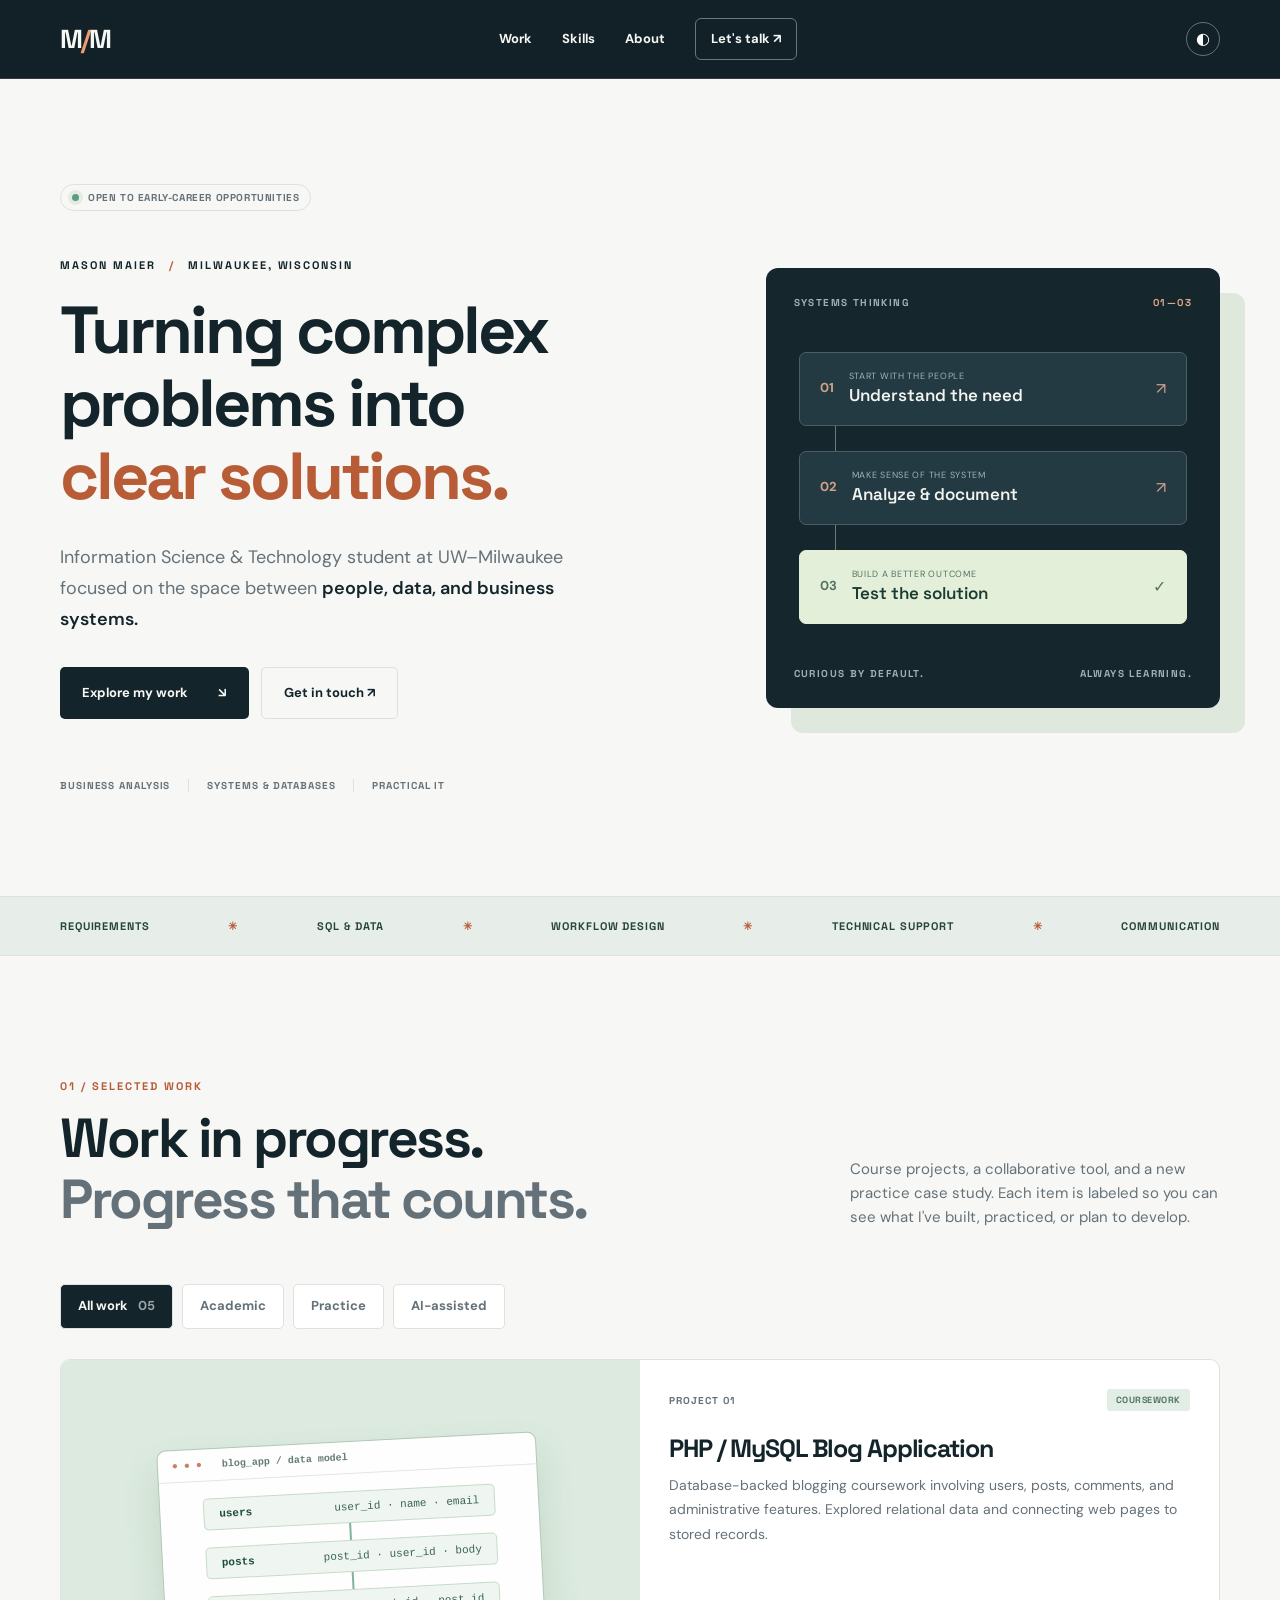
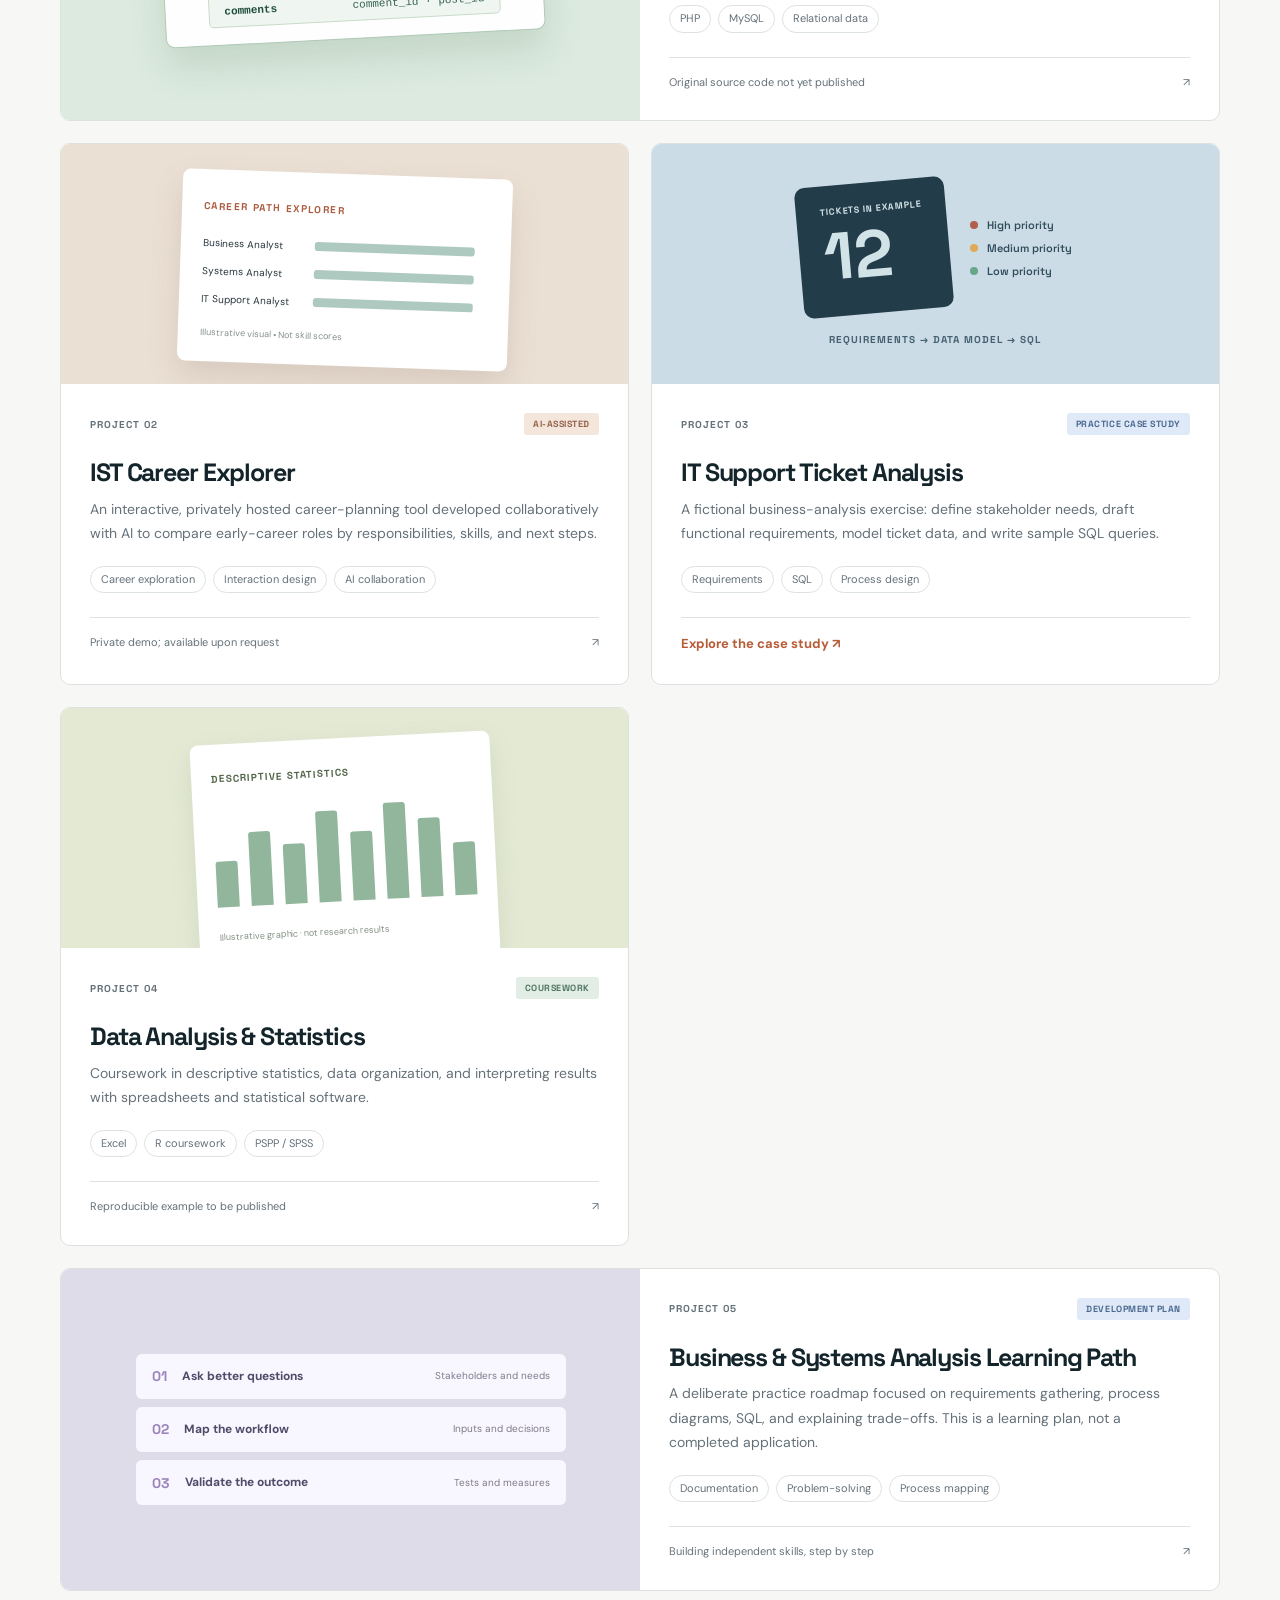
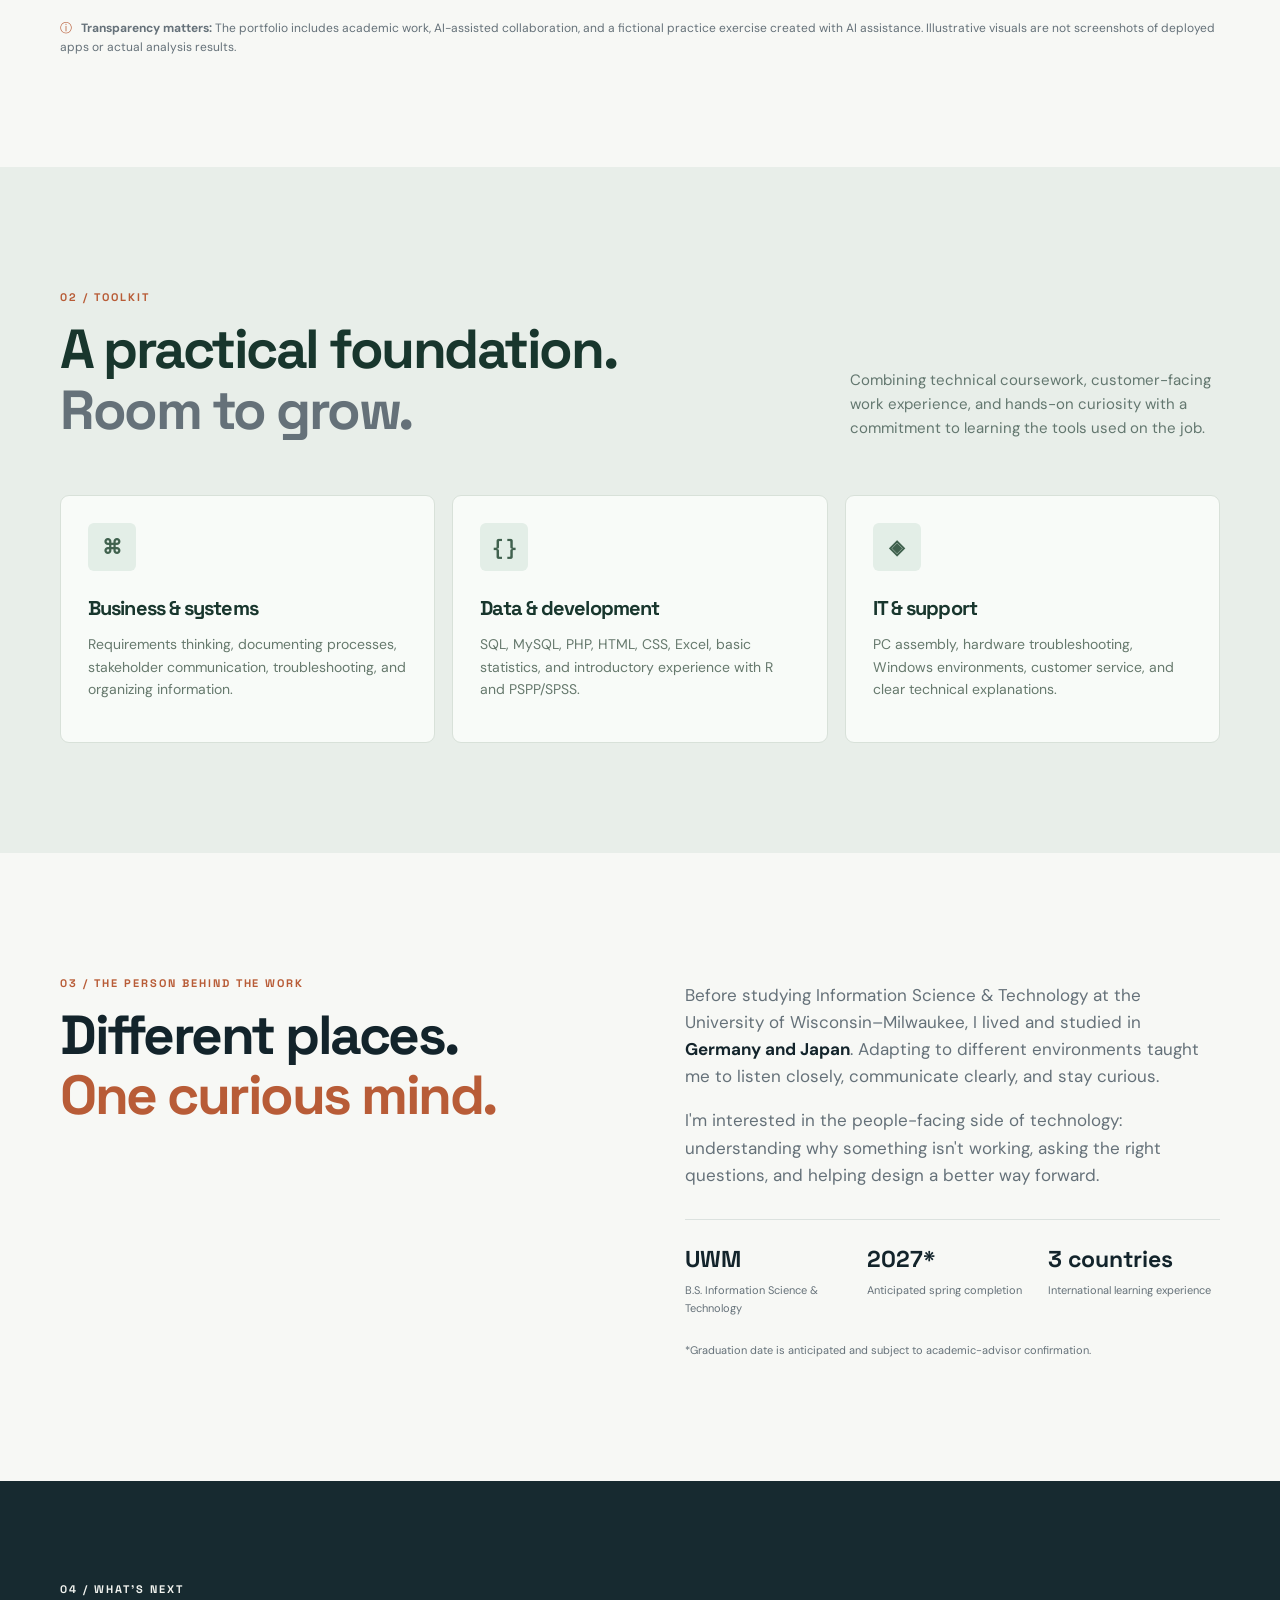
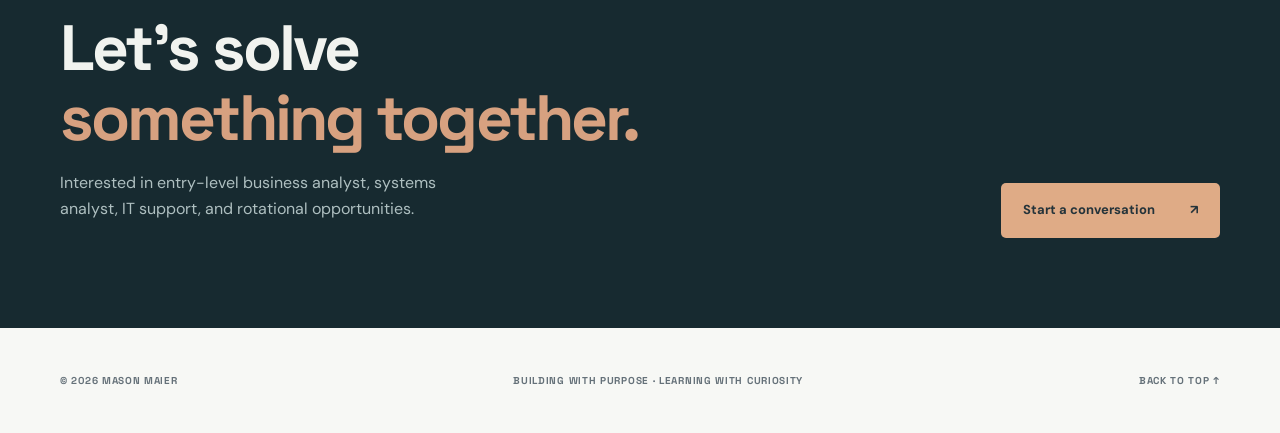
<file: index.html>
<!DOCTYPE html>
<html lang="en"><head><meta charset="utf-8"><meta name="viewport" content="width=device-width, initial-scale=1">
<meta name="description" content="Mason Maier — Information Science & Technology student. Academic projects, business analysis, databases, and IT problem-solving.">
<meta name="theme-color" content="#0e1720"><title>Mason Maier — IST / Business & Systems Analysis</title>
<link rel="stylesheet" href="styles.css"><script src="script.js" defer></script></head>
<body><a class="skip" href="#main">Skip to content</a>
<header class="site-header"><div class="container nav"><a href="#top" class="mark" aria-label="Mason Maier home">M<span>/</span>M</a><nav aria-label="Main menu"><a href="#work">Work</a><a href="#skills">Skills</a><a href="#about">About</a><a class="nav-cta" href="mailto:mdmaier@uwm.edu">Let's talk <span aria-hidden="true">↗</span></a></nav><button id="theme" class="theme-toggle" type="button" aria-label="Toggle color theme" title="Toggle color theme">◐</button></div></header>
<main id="main"><section id="top" class="hero container"><div class="hero-copy"><div class="status"><span class="status-dot"></span> OPEN TO EARLY-CAREER OPPORTUNITIES</div><p class="eyebrow">MASON MAIER <span class="slash">/</span> MILWAUKEE, WISCONSIN</p><h1>Turning complex<br>problems into<br><em>clear solutions.</em></h1><p class="hero-lead">Information Science & Technology student at UW–Milwaukee focused on the space between <strong>people, data, and business systems.</strong></p><div class="hero-actions"><a class="btn primary" href="#work">Explore my work <span aria-hidden="true">↘</span></a><a class="btn secondary" href="mailto:mdmaier@uwm.edu">Get in touch ↗</a></div><div class="hero-meta"><span>BUSINESS ANALYSIS</span><span>SYSTEMS & DATABASES</span><span>PRACTICAL IT</span></div></div>
<div class="hero-art" aria-label="Illustration of a workflow from user needs through analysis to solutions" role="img"><div class="art-top"><span class="art-label">SYSTEMS THINKING</span><span class="art-num">01—03</span></div><div class="workflow"><div class="wf-step"><span>01</span><div><small>START WITH THE PEOPLE</small><strong>Understand the need</strong></div><i>↗</i></div><div class="connector"></div><div class="wf-step"><span>02</span><div><small>MAKE SENSE OF THE SYSTEM</small><strong>Analyze & document</strong></div><i>↗</i></div><div class="connector"></div><div class="wf-step selected"><span>03</span><div><small>BUILD A BETTER OUTCOME</small><strong>Test the solution</strong></div><i>✓</i></div></div><div class="art-bottom"><span>CURIOUS BY DEFAULT.</span><span>ALWAYS LEARNING.</span></div></div></section>
<section class="ticker" aria-label="Areas of interest"><div class="container ticker-inner"><span>REQUIREMENTS</span><b>✳</b><span>SQL & DATA</span><b>✳</b><span>WORKFLOW DESIGN</span><b>✳</b><span>TECHNICAL SUPPORT</span><b>✳</b><span>COMMUNICATION</span></div></section>
<section id="work" class="container section work"><div class="section-head"><div><p class="eyebrow accent">01 / SELECTED WORK</p><h2>Work in progress.<br><span>Progress that counts.</span></h2></div><p>Course projects, a collaborative tool, and a new practice case study. Each item is labeled so you can see what I've built, practiced, or plan to develop.</p></div>
<div class="filters" aria-label="Filter projects"><button class="filter active" data-filter="all" aria-pressed="true">All work <span>05</span></button><button class="filter" data-filter="academic" aria-pressed="false">Academic</button><button class="filter" data-filter="practice" aria-pressed="false">Practice</button><button class="filter" data-filter="collaborative" aria-pressed="false">AI-assisted</button></div>
<div class="project-grid" id="project-grid">
<article class="project featured" data-category="academic"><div class="project-visual visual-blog"><div class="fake-window"><div class="fake-title"><span class="dots">● ● ●</span><span>blog_app / data model</span></div><div class="fake-content"><div class="data-box"><b>users</b><span>user_id · name · email</span></div><div class="data-line"></div><div class="data-box"><b>posts</b><span>post_id · user_id · body</span></div><div class="data-line"></div><div class="data-box"><b>comments</b><span>comment_id · post_id</span></div></div></div></div><div class="project-body"><div class="project-top"><span class="project-num">PROJECT 01</span><span class="tag-state">COURSEWORK</span></div><h3>PHP / MySQL Blog Application</h3><p>Database-backed blogging coursework involving users, posts, comments, and administrative features. Explored relational data and connecting web pages to stored records.</p><div class="pills"><span>PHP</span><span>MySQL</span><span>Relational data</span></div><div class="project-foot">Original source code not yet published <span>↗</span></div></div></article>
<article class="project" data-category="collaborative"><div class="project-visual visual-career"><div class="career-ui"><span class="tiny-eyebrow">CAREER PATH EXPLORER</span><div class="career-bars"><div><small>Business Analyst</small><i style="--bar:82%"></i></div><div><small>Systems Analyst</small><i style="--bar:70%"></i></div><div><small>IT Support Analyst</small><i style="--bar:60%"></i></div></div><div class="tiny-note">Illustrative visual • Not skill scores</div></div></div><div class="project-body"><div class="project-top"><span class="project-num">PROJECT 02</span><span class="tag-state ai">AI-ASSISTED</span></div><h3>IST Career Explorer</h3><p>An interactive, privately hosted career-planning tool developed collaboratively with AI to compare early-career roles by responsibilities, skills, and next steps.</p><div class="pills"><span>Career exploration</span><span>Interaction design</span><span>AI collaboration</span></div><div class="project-foot">Private demo; available upon request <span>↗</span></div></div></article>
<article class="project" data-category="practice"><div class="project-visual visual-case"><div class="case-display"><div class="case-kpi"><small>TICKETS IN EXAMPLE</small><strong>12</strong></div><div class="case-rules"><span><b class="dot red"></b> High priority</span><span><b class="dot yellow"></b> Medium priority</span><span><b class="dot green"></b> Low priority</span></div><div class="case-ribbon">REQUIREMENTS → DATA MODEL → SQL</div></div></div><div class="project-body"><div class="project-top"><span class="project-num">PROJECT 03</span><span class="tag-state practice">PRACTICE CASE STUDY</span></div><h3>IT Support Ticket Analysis</h3><p>A fictional business-analysis exercise: define stakeholder needs, draft functional requirements, model ticket data, and write sample SQL queries.</p><div class="pills"><span>Requirements</span><span>SQL</span><span>Process design</span></div><a class="project-link" href="case-studies/support-ticket-analysis.html">Explore the case study ↗</a></div></article>
<article class="project" data-category="academic"><div class="project-visual visual-data"><div class="graph-card"><span>DESCRIPTIVE STATISTICS</span><div class="bars"><i style="height:45%"></i><i style="height:72%"></i><i style="height:58%"></i><i style="height:89%"></i><i style="height:67%"></i><i style="height:94%"></i><i style="height:77%"></i><i style="height:52%"></i></div><small>Illustrative graphic · not research results</small></div></div><div class="project-body"><div class="project-top"><span class="project-num">PROJECT 04</span><span class="tag-state">COURSEWORK</span></div><h3>Data Analysis & Statistics</h3><p>Coursework in descriptive statistics, data organization, and interpreting results with spreadsheets and statistical software.</p><div class="pills"><span>Excel</span><span>R coursework</span><span>PSPP / SPSS</span></div><div class="project-foot">Reproducible example to be published <span>↗</span></div></div></article>
<article class="project wide" data-category="practice"><div class="project-visual visual-roadmap"><div class="roadmap"><div><span class="roadmap-n">01</span><strong>Ask better questions</strong><small>Stakeholders and needs</small></div><div><span class="roadmap-n">02</span><strong>Map the workflow</strong><small>Inputs and decisions</small></div><div><span class="roadmap-n">03</span><strong>Validate the outcome</strong><small>Tests and measures</small></div></div></div><div class="project-body"><div class="project-top"><span class="project-num">PROJECT 05</span><span class="tag-state practice">DEVELOPMENT PLAN</span></div><h3>Business & Systems Analysis Learning Path</h3><p>A deliberate practice roadmap focused on requirements gathering, process diagrams, SQL, and explaining trade-offs. This is a learning plan, not a completed application.</p><div class="pills"><span>Documentation</span><span>Problem-solving</span><span>Process mapping</span></div><div class="project-foot">Building independent skills, step by step <span>↗</span></div></div></article>
</div><p class="honesty"><span>ⓘ</span> <strong>Transparency matters:</strong> The portfolio includes academic work, AI-assisted collaboration, and a fictional practice exercise created with AI assistance. Illustrative visuals are not screenshots of deployed apps or actual analysis results.</p></section>
<section id="skills" class="skills-band"><div class="container section"><div class="section-head"><div><p class="eyebrow accent">02 / TOOLKIT</p><h2>A practical foundation.<br><span>Room to grow.</span></h2></div><p>Combining technical coursework, customer-facing work experience, and hands-on curiosity with a commitment to learning the tools used on the job.</p></div><div class="skills-grid"><div class="skill-panel"><div class="skill-icon">⌘</div><h3>Business & systems</h3><p>Requirements thinking, documenting processes, stakeholder communication, troubleshooting, and organizing information.</p></div><div class="skill-panel"><div class="skill-icon">{ }</div><h3>Data & development</h3><p>SQL, MySQL, PHP, HTML, CSS, Excel, basic statistics, and introductory experience with R and PSPP/SPSS.</p></div><div class="skill-panel"><div class="skill-icon">◈</div><h3>IT & support</h3><p>PC assembly, hardware troubleshooting, Windows environments, customer service, and clear technical explanations.</p></div></div></div></section>
<section id="about" class="container section about-section"><div><p class="eyebrow accent">03 / THE PERSON BEHIND THE WORK</p><h2>Different places.<br><em>One curious mind.</em></h2></div><div class="about-copy"><p>Before studying Information Science & Technology at the University of Wisconsin–Milwaukee, I lived and studied in <strong>Germany and Japan</strong>. Adapting to different environments taught me to listen closely, communicate clearly, and stay curious.</p><p>I'm interested in the people-facing side of technology: understanding why something isn't working, asking the right questions, and helping design a better way forward.</p><div class="about-facts"><div><b>UWM</b><span>B.S. Information Science & Technology</span></div><div><b>2027*</b><span>Anticipated spring completion</span></div><div><b>3 countries</b><span>International learning experience</span></div></div><p class="footnote">*Graduation date is anticipated and subject to academic-advisor confirmation.</p></div></section>
<section class="contact-section"><div class="container contact-inner"><div><p class="eyebrow">04 / WHAT'S NEXT</p><h2>Let's solve<br><em>something together.</em></h2><p>Interested in entry-level business analyst, systems analyst, IT support, and rotational opportunities.</p></div><a class="contact-link" href="mailto:mdmaier@uwm.edu">Start a conversation <span>↗</span></a></div></section></main>
<footer class="container footer"><span>© 2026 MASON MAIER</span><span>BUILDING WITH PURPOSE · LEARNING WITH CURIOSITY</span><a href="#top">BACK TO TOP ↑</a></footer>
</body></html>
</file>
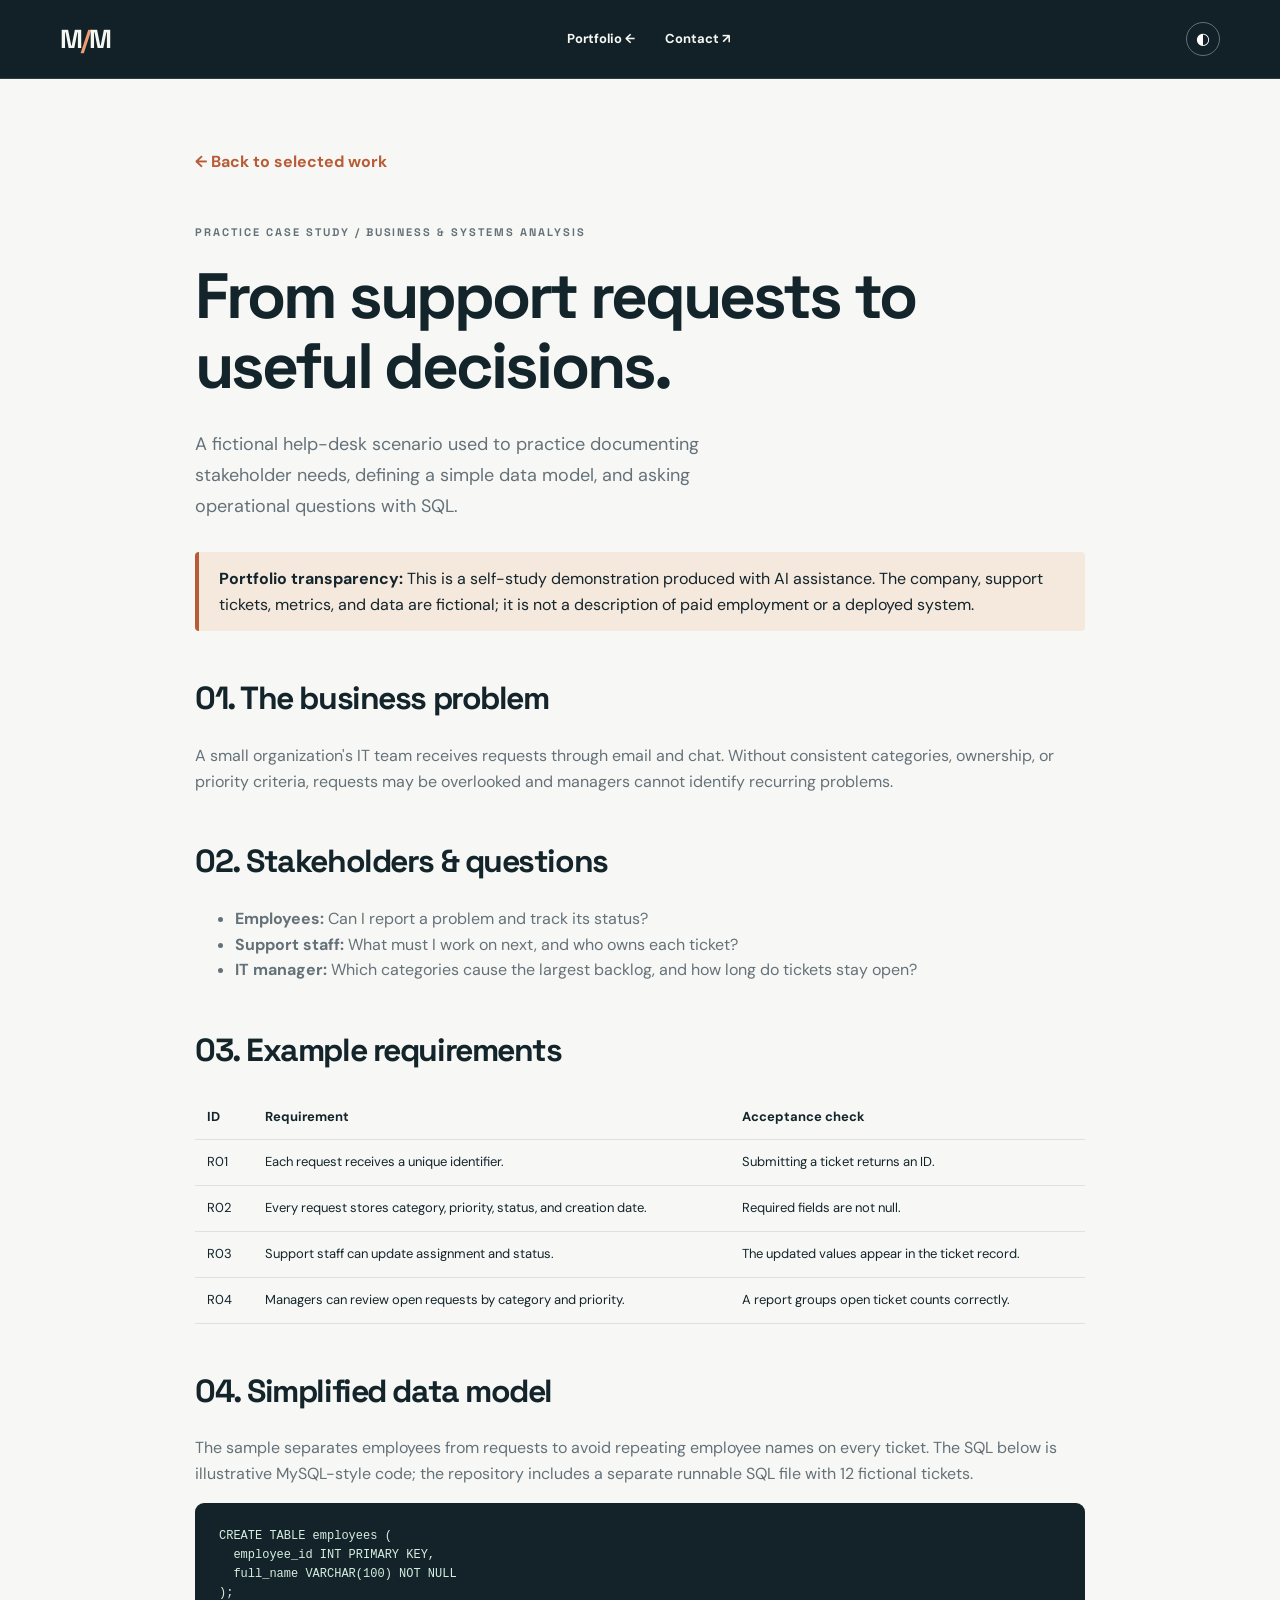
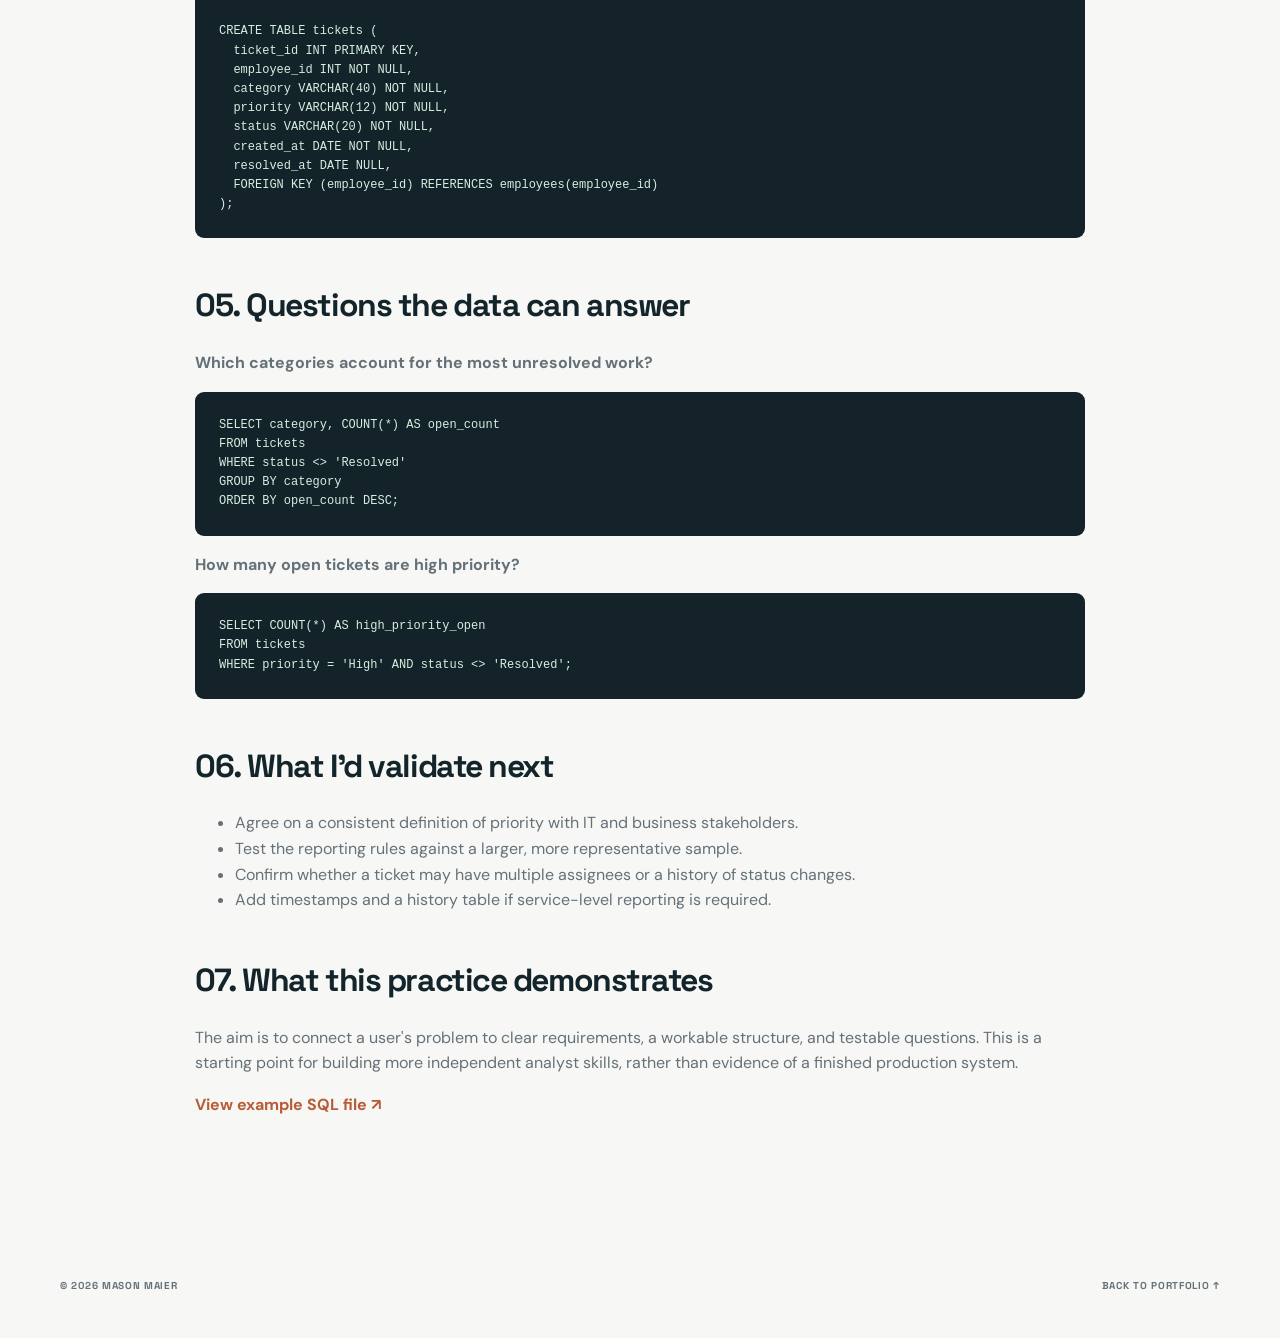
<file: case-studies/support-ticket-analysis.html>
<!doctype html><html lang="en"><head><meta charset="utf-8"><meta name="viewport" content="width=device-width, initial-scale=1"><title>Support Ticket Analysis — Mason Maier</title><link rel="stylesheet" href="../styles.css"><script src="../script.js" defer></script></head><body><header class="site-header"><div class="container nav"><a href="../index.html" class="mark">M<span>/</span>M</a><nav><a href="../index.html#work">Portfolio ←</a><a href="mailto:mdmaier@uwm.edu">Contact ↗</a></nav><button id="theme" class="theme-toggle" aria-label="Toggle color theme">◐</button></div></header><main class="container article-main"><a class="back" href="../index.html#work">← Back to selected work</a><p class="eyebrow accent" style="margin-top:50px">PRACTICE CASE STUDY / BUSINESS & SYSTEMS ANALYSIS</p><h1>From support requests to useful decisions.</h1><p class="hero-lead">A fictional help-desk scenario used to practice documenting stakeholder needs, defining a simple data model, and asking operational questions with SQL.</p><div class="callout"><p><strong>Portfolio transparency:</strong> This is a self-study demonstration produced with AI assistance. The company, support tickets, metrics, and data are fictional; it is not a description of paid employment or a deployed system.</p></div><h2>01. The business problem</h2><p>A small organization's IT team receives requests through email and chat. Without consistent categories, ownership, or priority criteria, requests may be overlooked and managers cannot identify recurring problems.</p><h2>02. Stakeholders & questions</h2><ul><li><strong>Employees:</strong> Can I report a problem and track its status?</li><li><strong>Support staff:</strong> What must I work on next, and who owns each ticket?</li><li><strong>IT manager:</strong> Which categories cause the largest backlog, and how long do tickets stay open?</li></ul><h2>03. Example requirements</h2><table><thead><tr><th>ID</th><th>Requirement</th><th>Acceptance check</th></tr></thead><tbody><tr><td>R01</td><td>Each request receives a unique identifier.</td><td>Submitting a ticket returns an ID.</td></tr><tr><td>R02</td><td>Every request stores category, priority, status, and creation date.</td><td>Required fields are not null.</td></tr><tr><td>R03</td><td>Support staff can update assignment and status.</td><td>The updated values appear in the ticket record.</td></tr><tr><td>R04</td><td>Managers can review open requests by category and priority.</td><td>A report groups open ticket counts correctly.</td></tr></tbody></table><h2>04. Simplified data model</h2><p>The sample separates employees from requests to avoid repeating employee names on every ticket. The SQL below is illustrative MySQL-style code; the repository includes a separate runnable SQL file with 12 fictional tickets.</p><pre><code>CREATE TABLE employees (
  employee_id INT PRIMARY KEY,
  full_name VARCHAR(100) NOT NULL
);

CREATE TABLE tickets (
  ticket_id INT PRIMARY KEY,
  employee_id INT NOT NULL,
  category VARCHAR(40) NOT NULL,
  priority VARCHAR(12) NOT NULL,
  status VARCHAR(20) NOT NULL,
  created_at DATE NOT NULL,
  resolved_at DATE NULL,
  FOREIGN KEY (employee_id) REFERENCES employees(employee_id)
);</code></pre><h2>05. Questions the data can answer</h2><p><strong>Which categories account for the most unresolved work?</strong></p><pre><code>SELECT category, COUNT(*) AS open_count
FROM tickets
WHERE status &lt;&gt; 'Resolved'
GROUP BY category
ORDER BY open_count DESC;</code></pre><p><strong>How many open tickets are high priority?</strong></p><pre><code>SELECT COUNT(*) AS high_priority_open
FROM tickets
WHERE priority = 'High' AND status &lt;&gt; 'Resolved';</code></pre><h2>06. What I'd validate next</h2><ul><li>Agree on a consistent definition of priority with IT and business stakeholders.</li><li>Test the reporting rules against a larger, more representative sample.</li><li>Confirm whether a ticket may have multiple assignees or a history of status changes.</li><li>Add timestamps and a history table if service-level reporting is required.</li></ul><h2>07. What this practice demonstrates</h2><p>The aim is to connect a user's problem to clear requirements, a workable structure, and testable questions. This is a starting point for building more independent analyst skills, rather than evidence of a finished production system.</p><p><a class="back" href="../case-studies/support-tickets.sql">View example SQL file ↗</a></p></main><footer class="container footer"><span>© 2026 MASON MAIER</span><a href="../index.html">BACK TO PORTFOLIO ↑</a></footer></body></html>
</file>
<file: styles.css>
@import url('https://fonts.googleapis.com/css2?family=DM+Sans:wght@400;500;600;700&family=Space+Grotesk:wght@400;500;600;700&display=swap');
:root{--bg:#f7f8f5;--paper:#fff;--ink:#13242b;--muted:#657179;--line:#dce2df;--accent:#b85c37;--accent-light:#f5e8dc;--nav:#122027;--shadow:0 22px 55px rgba(23,42,47,.065)}
:root[data-theme=dark]{--bg:#111a1d;--paper:#1b272b;--ink:#edf4ef;--muted:#aabbb9;--line:#354448;--accent:#e19b77;--accent-light:#302822;--nav:#090f12;--shadow:0 22px 55px rgba(0,0,0,.19)}
*{box-sizing:border-box}html{scroll-behavior:smooth}body{margin:0;background:var(--bg);color:var(--ink);font-family:'DM Sans',Arial,sans-serif;line-height:1.6}button,a{font:inherit}a{color:inherit;text-decoration:none}button{cursor:pointer}.skip{position:absolute;left:-9999px;top:0;background:#fff;padding:12px;z-index:50}.skip:focus{left:10px}.container{width:min(1160px,calc(100% - 50px));margin-inline:auto}.site-header{position:sticky;top:0;z-index:20;background:var(--nav);color:#f5f7f3;border-bottom:1px solid rgba(255,255,255,.12)}.nav{min-height:78px;display:flex;align-items:center;justify-content:space-between;gap:20px}.mark{font:700 26px 'Space Grotesk',sans-serif;letter-spacing:-2px}.mark span{color:#ed9b70}.nav nav{display:flex;align-items:center;gap:30px;font-size:13px;font-weight:700}.nav nav a:hover{color:#e4a581}.nav-cta{padding:10px 15px;border:1px solid #68777e;border-radius:6px}.theme-toggle{color:#fff;border:1px solid #637279;background:none;border-radius:50%;width:34px;height:34px;display:grid;place-items:center}.hero{padding-top:104px;padding-bottom:104px;min-height:690px;display:grid;grid-template-columns:1.17fr .83fr;gap:65px;align-items:center}.eyebrow{font:700 11px 'Space Grotesk',sans-serif;letter-spacing:.18em}.accent{color:var(--accent)}.slash{color:var(--accent);margin:0 8px}.status{display:inline-flex;align-items:center;gap:9px;border:1px solid var(--line);padding:6px 11px;border-radius:99px;color:var(--muted);font:700 10px 'Space Grotesk';letter-spacing:.06em;margin-bottom:36px}.status-dot{width:7px;height:7px;background:#5b9d83;border-radius:50%;box-shadow:0 0 0 4px rgba(83,154,124,.13)}h1,h2,h3{font-family:'Space Grotesk',sans-serif;letter-spacing:-.045em;line-height:1.1}h1{font-size:clamp(52px,5.2vw,78px);margin:22px 0 28px}h1 em,h2 em{font-style:normal;color:var(--accent)}.hero-lead{max-width:530px;font-size:18px;color:var(--muted);line-height:1.72}.hero-lead strong{color:var(--ink);font-weight:600}.hero-actions{display:flex;flex-wrap:wrap;gap:12px;margin:32px 0 60px}.btn{display:inline-flex;align-items:center;gap:30px;padding:15px 22px;font-weight:700;font-size:13px;border-radius:5px;transition:transform .2s}.btn:hover{transform:translateY(-2px)}.primary{background:var(--ink);color:var(--bg)}.secondary{border:1px solid var(--line);color:var(--ink)}.hero-meta{display:flex;gap:18px;flex-wrap:wrap;color:var(--muted);font:700 10px 'Space Grotesk',sans-serif;letter-spacing:.09em}.hero-meta span{padding-right:18px;border-right:1px solid var(--line)}.hero-meta span:last-child{border:0}.hero-art{background:#16262d;color:#f2f4f0;min-height:440px;border-radius:12px;box-shadow:25px 25px 0 #dfe8dd;position:relative;padding:28px;display:flex;flex-direction:column;justify-content:space-between}.art-top,.art-bottom{display:flex;justify-content:space-between;gap:10px;font:700 10px 'Space Grotesk';letter-spacing:.14em;color:#a1b0b5}.art-num{color:#dba787}.workflow{padding:38px 5px}.wf-step{padding:16px 20px;display:flex;gap:15px;align-items:center;background:#243a43;border:1px solid #476068;border-radius:7px}.wf-step>span{color:#d2a18a;font-size:13px;font-weight:700}.wf-step div{flex:1}.wf-step small{display:block;color:#9eb3b7;font-size:9px;letter-spacing:.08em}.wf-step strong{font:600 17px 'Space Grotesk'}.wf-step i{font-style:normal;color:#d2a18a}.wf-step.selected{background:#e4efda;color:#1b3b30;border-color:#e4efda}.wf-step.selected small,.wf-step.selected>span,.wf-step.selected i{color:#557263}.connector{height:25px;width:1px;background:#698078;margin-left:36px}.ticker{background:#e7eee9;color:#28443e;border-block:1px solid #d8e3dc}.ticker-inner{display:flex;justify-content:space-between;gap:14px;padding-block:22px;align-items:center;flex-wrap:wrap;font:700 11px 'Space Grotesk';letter-spacing:.08em}.ticker b{color:#b75c38}.section{padding-top:112px;padding-bottom:110px;scroll-margin-top:80px}.section-head{display:flex;justify-content:space-between;align-items:end;gap:45px;margin-bottom:40px}.section-head>div{flex:1}.section-head>p{max-width:370px;color:var(--muted);font-size:15px}.section h2{font-size:clamp(38px,4.3vw,58px);margin:15px 0}.section h2 span{color:var(--muted)}.filters{display:flex;gap:9px;flex-wrap:wrap;margin-bottom:30px}.filter{border:1px solid var(--line);background:var(--paper);color:var(--muted);padding:11px 17px;border-radius:5px;font-size:13px;font-weight:700}.filter.active,.filter:hover{background:var(--ink);color:var(--bg)}.filter span{opacity:.6;margin-left:7px}.project-grid{display:grid;grid-template-columns:repeat(2,minmax(0,1fr));gap:22px}.project{background:var(--paper);border:1px solid var(--line);border-radius:10px;overflow:hidden;transition:transform .2s,box-shadow .2s}.project:hover{transform:translateY(-4px);box-shadow:var(--shadow)}.project[hidden]{display:none!important}.project.featured{grid-column:span 2;display:grid;grid-template-columns:1fr 1fr}.project-visual{height:240px;padding:30px;display:grid;place-items:center;overflow:hidden}.featured .project-visual{height:auto;min-height:360px}.visual-blog{background:#dceadf}.fake-window{max-width:380px;width:100%;background:#fefefe;border:1px solid #afc9b7;border-radius:9px;box-shadow:0 20px 35px #5e846230;transform:rotate(-3deg)}.fake-title{border-bottom:1px solid #e2e7e3;padding:10px 14px;display:flex;gap:20px;color:#667c70;font:600 10px monospace}.dots{color:#c78065}.fake-content{display:flex;flex-direction:column;align-items:center;padding:17px}.data-box{width:85%;background:#eff5f0;border:1px solid #c8dbc9;border-radius:5px;padding:9px 15px;display:flex;align-items:center;justify-content:space-between;gap:10px;font:11px monospace;color:#386454}.data-box b{color:#1e4d3b}.data-line{height:17px;width:2px;background:#83b19c}.visual-career{background:#ebe0d4}.career-ui{background:#fff;color:#28363c;box-shadow:0 15px 30px #8a756833;padding:22px;border-radius:8px;width:min(330px,100%);transform:rotate(2deg)}.tiny-eyebrow{font:700 10px 'Space Grotesk';letter-spacing:.14em;color:#ab5e43}.career-bars{margin:18px 0}.career-bars div{display:flex;gap:14px;align-items:center;margin:12px 0}.career-bars small{font-size:10px;width:98px}.career-bars i{display:block;height:9px;width:var(--bar);max-width:160px;background:#aecac0;border-radius:3px}.tiny-note{font-size:9px;color:#85918d}.visual-case{background:#cbdce6}.case-display{display:flex;gap:20px;align-items:center;justify-content:center;flex-wrap:wrap}.case-kpi{padding:20px 24px;background:#233c49;color:#d2e3e8;border-radius:10px;transform:rotate(-5deg)}.case-kpi small{display:block;font:700 9px 'Space Grotesk';letter-spacing:.1em}.case-kpi strong{font:700 66px 'Space Grotesk';line-height:1.2}.case-rules{display:flex;flex-direction:column;gap:9px;font:600 11px 'Space Grotesk';color:#314d5a}.dot{display:inline-block;width:8px;height:8px;border-radius:50%;margin-right:6px}.red{background:#b15e4e}.yellow{background:#deaa58}.green{background:#68a68b}.case-ribbon{width:100%;text-align:center;font:700 10px 'Space Grotesk';color:#456070;letter-spacing:.1em}.visual-data{background:#e4e9d4}.graph-card{width:min(300px,100%);background:white;padding:20px;border-radius:8px;color:#53674a;box-shadow:0 10px 25px #74906528;transform:rotate(-3deg)}.graph-card>span{font:700 10px 'Space Grotesk';letter-spacing:.1em}.bars{height:102px;display:flex;align-items:end;gap:12px;margin:15px 0}.bars i{background:#91b69c;flex:1;border-radius:3px 3px 0 0}.graph-card small{font-size:9px;color:#839084}.project.wide{grid-column:span 2;display:grid;grid-template-columns:1fr 1fr}.visual-roadmap{height:auto;background:#dedce9}.roadmap{width:100%;max-width:430px;display:flex;flex-direction:column;gap:8px}.roadmap>div{display:flex;align-items:center;gap:15px;background:#f8f7ff;border-radius:6px;padding:13px 16px;color:#514b69}.roadmap-n{font:700 14px 'Space Grotesk';color:#9b84bc}.roadmap strong{flex:1;font-size:12px}.roadmap small{color:#81798b;font-size:10px}.project-body{padding:29px;display:flex;flex-direction:column}.project-top{display:flex;justify-content:space-between;gap:12px;align-items:center}.project-num{font:700 10px 'Space Grotesk';letter-spacing:.1em;color:var(--muted)}.tag-state{font:700 9px 'Space Grotesk';letter-spacing:.06em;color:#527664;background:#e1ede5;padding:5px 9px;border-radius:3px}.tag-state.ai{color:#92624a;background:#f5e6dc}.tag-state.practice{color:#4a6a91;background:#e0e9f7}.project-body h3{font-size:25px;margin:24px 0 10px}.project-body>p{font-size:14px;color:var(--muted);line-height:1.75;margin:0 0 20px}.pills{display:flex;gap:7px;flex-wrap:wrap;margin-top:auto;margin-bottom:24px}.pills span{font-size:11px;color:var(--muted);border:1px solid var(--line);padding:4px 10px;border-radius:99px}.project-foot{border-top:1px solid var(--line);padding-top:16px;display:flex;justify-content:space-between;color:var(--muted);font-size:11px}.project-link{border-top:1px solid var(--line);padding-top:16px;color:var(--accent);font-size:13px;font-weight:700}.project-link:hover{text-decoration:underline}.honesty{color:var(--muted);font-size:12px;margin:28px 0 0}.honesty span{color:var(--accent);margin-right:6px}.skills-band{background:#e8eee9}.skills-band .section h2,.skills-band .skill-panel h3{color:#18362d}.skills-band .section-head>p{color:#63776f}.skills-grid{display:grid;grid-template-columns:repeat(3,1fr);gap:17px}.skill-panel{background:#f8fbf8;border:1px solid #d8e1d9;padding:27px;border-radius:9px}.skill-icon{background:#e3eee7;color:#40614e;border-radius:6px;width:48px;height:48px;display:grid;place-items:center;font:700 20px 'Space Grotesk'}.skill-panel h3{font-size:20px;margin:26px 0 12px}.skill-panel p{color:#66796d;font-size:14px}.about-section{display:grid;grid-template-columns:1fr 1fr;gap:90px}.about-copy>p{color:var(--muted);font-size:17px}.about-copy strong{color:var(--ink)}.about-facts{display:grid;grid-template-columns:repeat(3,1fr);gap:10px;border-top:1px solid var(--line);padding-top:24px;margin-top:30px}.about-facts div{display:flex;flex-direction:column;gap:8px}.about-facts b{font:700 23px 'Space Grotesk'}.about-facts span{color:var(--muted);font-size:11px}.about-copy .footnote{font-size:11px;margin-top:25px}.contact-section{background:#172a30;color:#f1f3ef}.contact-inner{padding-top:90px;padding-bottom:90px;display:flex;align-items:end;justify-content:space-between;gap:25px}.contact-inner h2{font-size:clamp(42px,5vw,68px);margin:17px 0}.contact-inner h2 em{color:#d7a180}.contact-inner p:last-child{color:#aebfc0;max-width:430px}.contact-link{background:#dfab86;color:#24333a;padding:17px 22px;display:flex;gap:35px;align-items:center;font-weight:700;font-size:13px;border-radius:5px}.footer{min-height:105px;display:flex;align-items:center;justify-content:space-between;gap:20px;color:var(--muted);font:700 10px 'Space Grotesk';letter-spacing:.07em}.footer a:hover{color:var(--accent)}
/* Case study */.article-main{padding-top:70px;padding-bottom:100px;max-width:890px}.article-main h1{font-size:clamp(44px,5vw,70px)}.article-main h2{margin-top:50px;font-size:32px}.article-main p,.article-main li{color:var(--muted)}.article-main .callout{border-left:4px solid var(--accent);padding:14px 20px;background:var(--accent-light);border-radius:4px;margin:30px 0}.article-main .callout p{margin:0;color:var(--ink)}.article-main table{width:100%;border-collapse:collapse;font-size:13px}.article-main th,.article-main td{text-align:left;border-bottom:1px solid var(--line);padding:12px}.article-main pre{overflow:auto;border-radius:9px;padding:24px;background:#142329;color:#d4eee0;font-size:12px}.article-main .back{font-weight:700;color:var(--accent)}
@media(max-width:850px){.hero{grid-template-columns:1fr;gap:35px;padding-top:55px;padding-bottom:75px}.hero-art{min-height:320px;max-width:600px;width:100%;box-shadow:14px 14px 0 #dfe8dd}.section-head,.about-section{display:block}.section-head>p{max-width:100%}.project.featured,.project.wide{grid-template-columns:1fr}.skills-grid{grid-template-columns:1fr}.contact-inner{align-items:start;flex-direction:column}.ticker-inner{justify-content:center}.hero-meta{margin-bottom:10px}}@media(max-width:620px){.container{width:min(100% - 32px,1160px)}.nav{min-height:68px}.nav nav{gap:12px;font-size:11px}.nav nav a:nth-child(2),.nav nav a:nth-child(3){display:none}.theme-toggle{width:30px;height:30px}.hero h1{font-size:clamp(43px,11.5vw,61px)}.hero-lead{font-size:16px}.hero-actions{margin-bottom:35px}.project-grid{grid-template-columns:1fr}.project.featured,.project.wide{grid-column:auto;display:block}.featured .project-visual{min-height:260px}.project-visual{height:225px}.roadmap>div{gap:8px;padding:10px}.roadmap small{display:none}.section{padding-top:72px;padding-bottom:70px}.about-facts{grid-template-columns:1fr 1fr}.footer{flex-wrap:wrap;padding-block:25px}.hero-art{padding:19px}.wf-step strong{font-size:13px}.wf-step small{font-size:8px}}
@media(prefers-reduced-motion:reduce){html{scroll-behavior:auto}*,*:before,*:after{transition:none!important}}
</file>
